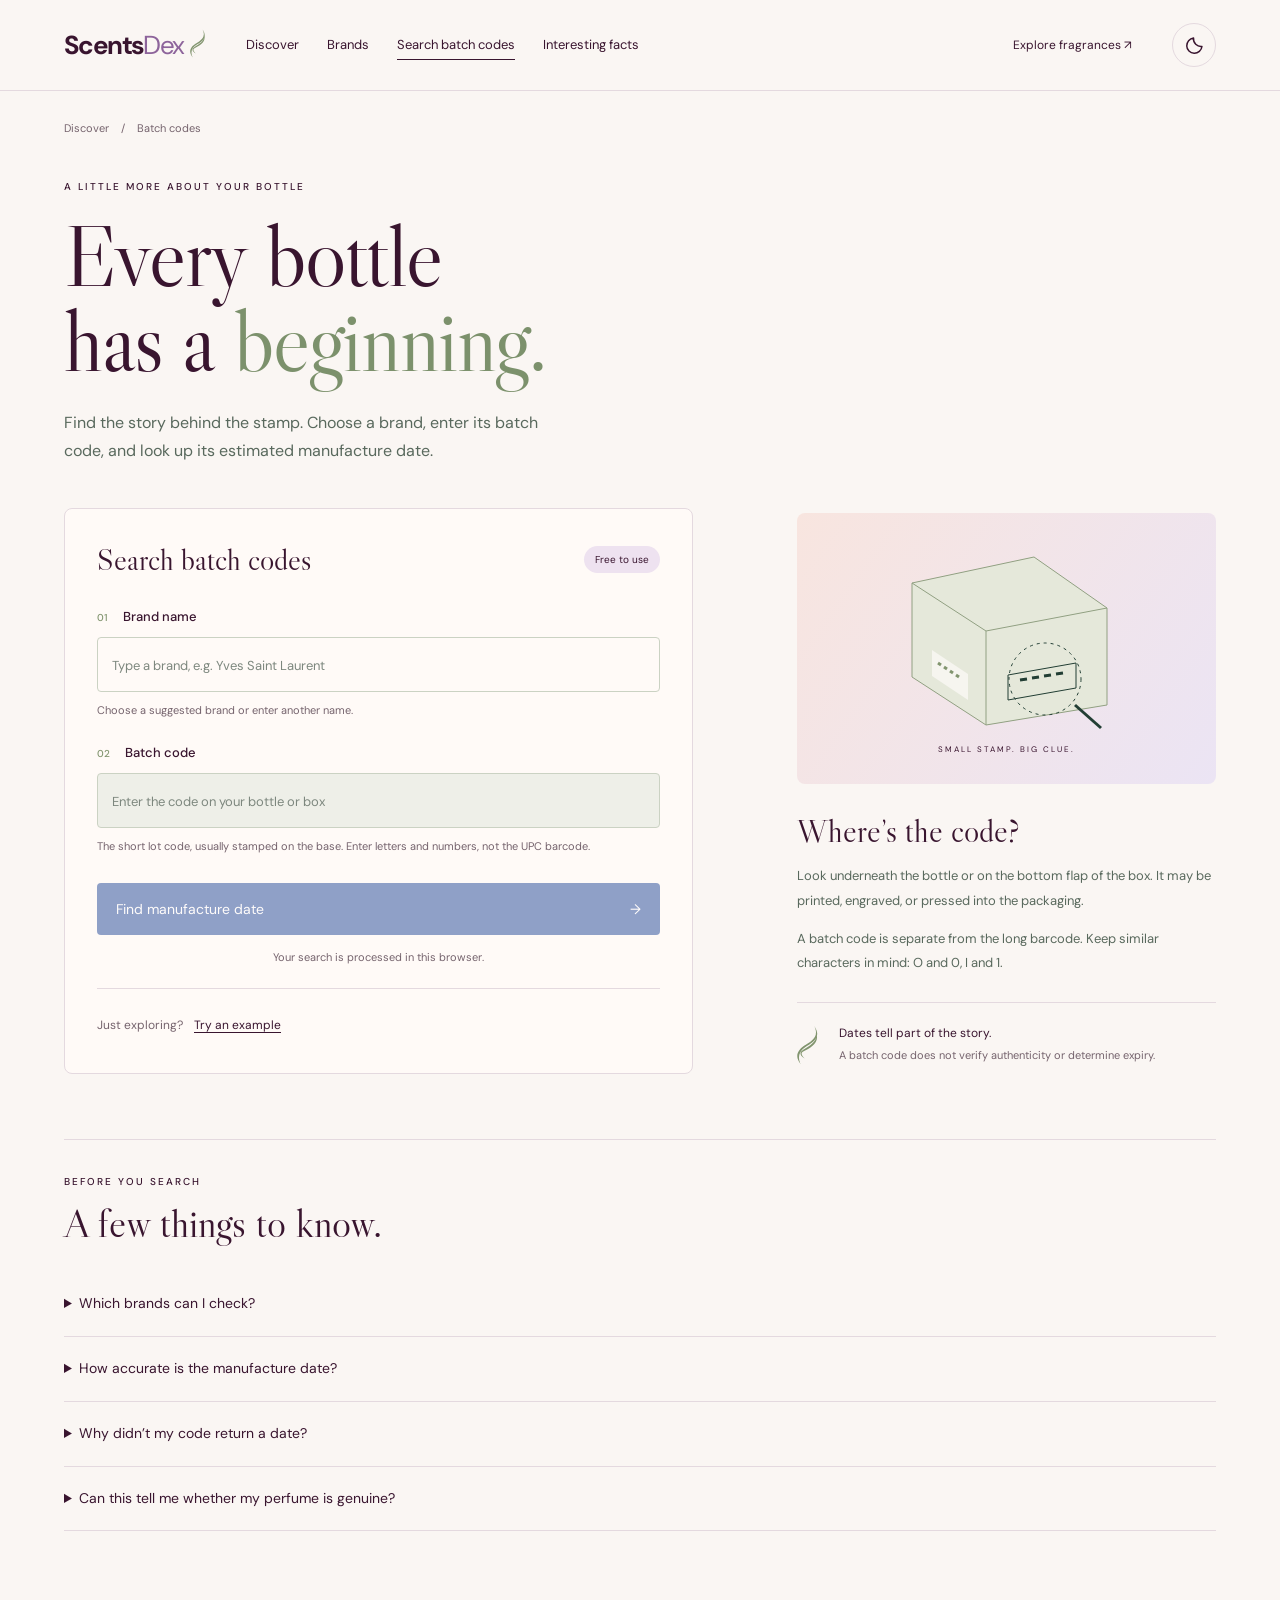
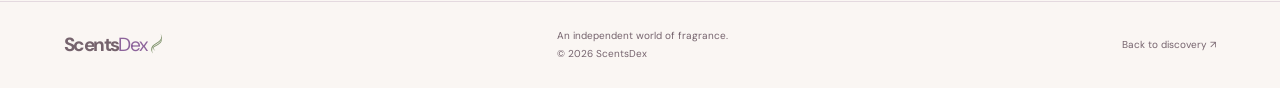
<file: batch-codes.html>
<!doctype html>
<html lang="en"><head><script src="page-navigation.js?v=20261122-1"></script><script src="theme.js?v=20261122-1"></script><meta charset="utf-8"><meta name="viewport" content="width=device-width,initial-scale=1"><meta name="theme-color" content="#223e34"><title>Search batch codes · ScentsDex</title><meta name="description" content="Enter a perfume brand and batch code to estimate its manufacture month with ScentsDex. Check supported formats and understand uncertain results."><link rel="canonical" href="https://scentsdex.github.io/ScentsDex/batch-codes.html"><link rel="stylesheet" href="batch-codes.css?v=20261107-2"><link rel="stylesheet" href="multicolor-theme.css?v=20261121-1"><link rel="stylesheet" href="theme.css?v=20261122-2"></head>
<body><header><a class="logo" href="index.html" aria-label="ScentsDex home">Scents<span>Dex</span><img src="aroma-ribbon.svg?v=20261107-1" width="17" height="30" alt="" aria-hidden="true" style="display:inline-block;width:.62em;height:1.12em;object-fit:contain;vertical-align:-.14em;margin-left:.23em"></a><nav aria-label="Main navigation"><a href="index.html">Discover</a><a href="brands.html">Brands</a><a href="batch-codes.html" aria-current="page">Search batch codes</a><a href="interesting-facts.html">Interesting facts</a></nav><a class="headerBack" href="index.html">Explore fragrances <span aria-hidden="true">↗</span></a><button class="themeToggle" type="button" aria-label="Switch to dark mode" aria-pressed="false" title="Switch to dark mode"><svg class="themeMoon" viewBox="0 0 24 24" width="21" height="21" fill="none" stroke="currentColor" stroke-width="1.7" stroke-linecap="round" stroke-linejoin="round" aria-hidden="true"><path d="M20.5 13.1A8.7 8.7 0 0 1 10.9 3.5a8.7 8.7 0 1 0 9.6 9.6Z"/></svg><svg class="themeSun" viewBox="0 0 24 24" width="21" height="21" fill="none" stroke="currentColor" stroke-width="1.7" stroke-linecap="round" aria-hidden="true"><circle cx="12" cy="12" r="4"/><path d="M12 2v2m0 16v2M2 12h2m16 0h2M5 5l1.5 1.5m11 11L19 19M5 19l1.5-1.5m11-11L19 5"/></svg></button></header>
<main><div class="breadcrumb"><a href="index.html">Discover</a><span aria-hidden="true">/</span><span>Batch codes</span></div>
<section class="batchIntro"><p class="eyebrow">A little more about your bottle</p><h1>Every bottle<br>has a <em>beginning.</em></h1><p>Find the story behind the stamp. Choose a brand, enter its batch code, and look up its estimated manufacture date.</p></section>
<div class="batchLayout"><div><section class="lookupCard" aria-labelledby="lookupTitle"><div class="cardTop"><h2 id="lookupTitle">Search batch codes</h2><span class="freeBadge">Free to use</span></div><form id="batchForm"><label for="batchBrand"><span class="step">01</span> Brand name</label><input id="batchBrand" name="brand" type="text" list="brandList" placeholder="Type a brand, e.g. Yves Saint Laurent" autocomplete="off" maxlength="100" required aria-describedby="brandHint"><datalist id="brandList"></datalist><p class="hint" id="brandHint">Choose a suggested brand or enter another name.</p><label for="batchCode"><span class="step">02</span> Batch code</label><input id="batchCode" name="batch" type="text" placeholder="Enter the code on your bottle or box" maxlength="20" autocomplete="off" autocapitalize="characters" spellcheck="false" required disabled aria-describedby="codeHint"><p class="hint" id="codeHint">The short lot code, usually stamped on the base. Enter letters and numbers, not the UPC barcode.</p><button id="searchBatch" class="primary" type="submit" disabled>Find manufacture date <span aria-hidden="true">→</span></button><p class="privacy">Your search is processed in this browser.</p></form><div class="example">Just exploring? <button id="tryExample" type="button">Try an example</button></div><noscript><p>Enable JavaScript to search batch codes on this page.</p></noscript></section>
<section id="batchResult" class="resultCard" hidden aria-labelledby="resultHeading" aria-live="polite"><div class="cardTop"><h2 id="resultHeading" tabindex="-1">Your batch result</h2><span id="resultStatus" class="resultBadge"></span></div><dl><div><dt>Brand</dt><dd id="resultBrand"></dd></div><div><dt>Batch code</dt><dd id="resultCode" class="codeText"></dd></div></dl><div class="dateBlock"><p class="eyebrow">Date of manufacture</p><p id="resultDate" class="resultDate"></p></div><p id="resultMessage"></p><p id="resultScope" class="scope"></p><p id="resultSource" class="source">Method references · Radler Parfums; Cosmetic Decoder (inferred 2026 year cycle). Checked November 2026.</p></section></div>
<aside class="batchAside"><div class="packDrawing" aria-hidden="true"><svg viewBox="0 0 360 210" fill="none"><path d="M86 55 208 29l73 51v97l-121 20-74-48Z" fill="#e5e8da" stroke="#91a082"/><path d="m86 55 74 48 121-23M160 103v94" stroke="#91a082"/><path d="m106 122 36 24v26l-36-24Z" fill="#f6f5ef"/><path d="m112 135 3 2m3 2 3 2m3 2 3 2m3 2 3 2" stroke="#82956f" stroke-width="3"/><path d="m182 147 68-12v25l-68 12Z" stroke="#223e34"/><path d="m194 152 7-1m5-1 7-1m5-1 7-1m5-1 7-1" stroke="#223e34" stroke-width="3"/><circle cx="219" cy="151" r="36" stroke="#223e34" stroke-dasharray="3 4"/><path d="m249 177 26 23" stroke="#223e34" stroke-width="3"/></svg><span>SMALL STAMP. BIG CLUE.</span></div><h2>Where’s the code?</h2><p>Look underneath the bottle or on the bottom flap of the box. It may be printed, engraved, or pressed into the packaging.</p><p>A batch code is separate from the long barcode. Keep similar characters in mind: O and 0, I and 1.</p><div class="asideNote"><img src="aroma-ribbon.svg" width="22" height="40" alt=""><p>Dates tell part of the story.<br><span>A batch code does not verify authenticity or determine expiry.</span></p></div></aside></div>
<section class="helpSection" aria-labelledby="questionsTitle"><p class="eyebrow">Before you search</p><h2 id="questionsTitle">A few things to know.</h2><details><summary>Which brands can I check?</summary><p>This first version estimates certain modern formats for Azzaro, Giorgio Armani, Lancôme, Mugler, Prada, Ralph Lauren, Valentino, Yves Saint Laurent, Dior, and Guerlain. L’Oréal-style codes cover 2020–2026, with the A = 2026 year mapping inferred from the public letter cycle; the modern Dior / Guerlain convention covers 2018–2027. Historical codes, different factories, and former license holders may use other formats. Other brands can be entered, but will return “Date unavailable” until a checked rule is added.</p></details><details><summary>How accurate is the manufacture date?</summary><p>Results are estimates of a month and year from public conventions, rather than confirmation from the brand. Some codes repeat across decades. The day is not determined by these rules. If you need an exact date or your bottle may be older, contact the manufacturer with photos of the bottle, box, and code.</p></details><details><summary>Why didn’t my code return a date?</summary><p>The brand or code format may not be supported yet. Check the brand, every character, and that you entered a batch code rather than a barcode. Unrecognized year letters and future dates return no estimate.</p></details><details><summary>Can this tell me whether my perfume is genuine?</summary><p>No. A readable code can appear on both genuine and counterfeit packaging. This tool only estimates a production period for supported codes.</p></details></section>
</main><footer><a class="logo" href="index.html" aria-label="ScentsDex home">Scents<span>Dex</span><img src="aroma-ribbon.svg?v=20261107-1" width="17" height="30" alt="" aria-hidden="true" style="display:inline-block;width:.62em;height:1.12em;object-fit:contain;vertical-align:-.14em;margin-left:.23em"></a><span>An independent world of fragrance.<br>© 2026 ScentsDex</span><a href="index.html">Back to discovery ↗</a></footer><script src="batch-code-core.js?v=20261107-2"></script><script src="batch-code-app.js?v=20261107-2"></script></body></html>
</file>
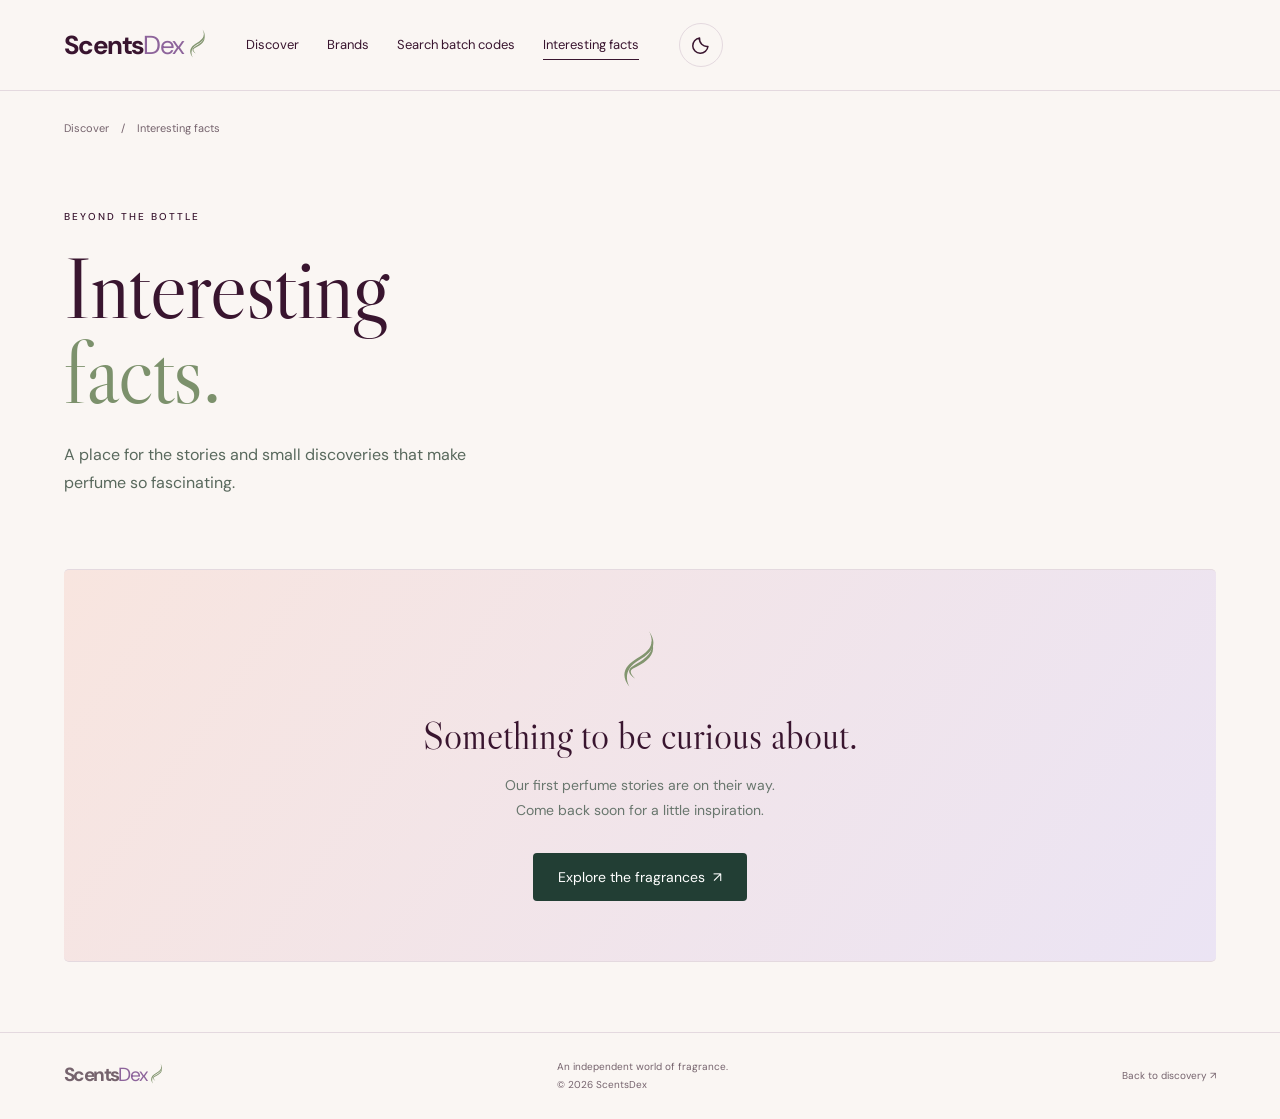
<file: interesting-facts.html>
<!doctype html><html lang="en"><head><script src="page-navigation.js?v=20261122-1"></script><script src="theme.js?v=20261122-1"></script><meta charset="utf-8"><meta name="viewport" content="width=device-width,initial-scale=1"><meta name="theme-color" content="#223e34"><title>Interesting facts · ScentsDex</title><meta name="description" content="Stories, details, and interesting facts about the world of perfume. A new ScentsDex collection is coming soon."><link rel="stylesheet" href="batch-codes.css?v=20261107-2"><style>.factsIntro{padding:30px 0 55px;max-width:770px}.factsIntro h1{margin-top:22px}.factsIntro>p:last-child{max-width:440px;color:#59695d;font-size:16px;line-height:1.8}.factsEmpty{border-top:1px solid var(--line);border-bottom:1px solid var(--line);padding:60px 25px;text-align:center;background:#eeeee4;border-radius:5px}.factsEmpty img{margin-bottom:20px}.factsEmpty h2{font-size:38px}.factsEmpty p{color:#68766d;line-height:1.8}.factsEmpty a{display:inline-flex;margin-top:15px;background:#223e34;color:#fff;padding:15px 25px;border-radius:4px}main{min-height:75vh}header nav{flex-wrap:wrap;row-gap:12px}.headerBack{display:none}@media(max-width:650px){.factsIntro{padding:15px 0 30px}.factsIntro h1{font-size:64px}.factsEmpty{padding:40px 20px}}</style><link rel="stylesheet" href="multicolor-theme.css?v=20261121-1"><link rel="stylesheet" href="theme.css?v=20261122-2"></head><body><header><a class="logo" href="index.html" aria-label="ScentsDex home">Scents<span>Dex</span><img src="aroma-ribbon.svg?v=20261107-1" width="17" height="30" alt="" aria-hidden="true" style="display:inline-block;width:.62em;height:1.12em;object-fit:contain;vertical-align:-.14em;margin-left:.23em"></a><nav aria-label="Main navigation"><a href="index.html">Discover</a><a href="brands.html">Brands</a><a href="batch-codes.html">Search batch codes</a><a href="interesting-facts.html" aria-current="page">Interesting facts</a></nav><a class="headerBack" href="index.html">Explore fragrances <span aria-hidden="true">↗</span></a><button class="themeToggle" type="button" aria-label="Switch to dark mode" aria-pressed="false" title="Switch to dark mode"><svg class="themeMoon" viewBox="0 0 24 24" width="21" height="21" fill="none" stroke="currentColor" stroke-width="1.7" stroke-linecap="round" stroke-linejoin="round" aria-hidden="true"><path d="M20.5 13.1A8.7 8.7 0 0 1 10.9 3.5a8.7 8.7 0 1 0 9.6 9.6Z"/></svg><svg class="themeSun" viewBox="0 0 24 24" width="21" height="21" fill="none" stroke="currentColor" stroke-width="1.7" stroke-linecap="round" aria-hidden="true"><circle cx="12" cy="12" r="4"/><path d="M12 2v2m0 16v2M2 12h2m16 0h2M5 5l1.5 1.5m11 11L19 19M5 19l1.5-1.5m11-11L19 5"/></svg></button></header><main><div class="breadcrumb"><a href="index.html">Discover</a><span aria-hidden="true">/</span><span>Interesting facts</span></div><section class="factsIntro"><p class="eyebrow">Beyond the bottle</p><h1>Interesting<br><em>facts.</em></h1><p>A place for the stories and small discoveries that make perfume so fascinating.</p></section><section class="factsEmpty" aria-labelledby="factsStatus"><img src="aroma-ribbon.svg" width="32" height="58" alt=""><h2 id="factsStatus">Something to be curious about.</h2><p>Our first perfume stories are on their way.<br>Come back soon for a little inspiration.</p><a href="index.html">Explore the fragrances <span aria-hidden="true">&nbsp; ↗</span></a></section></main><footer><a class="logo" href="index.html" aria-label="ScentsDex home">Scents<span>Dex</span><img src="aroma-ribbon.svg?v=20261107-1" width="17" height="30" alt="" aria-hidden="true" style="display:inline-block;width:.62em;height:1.12em;object-fit:contain;vertical-align:-.14em;margin-left:.23em"></a><span>An independent world of fragrance.<br>© 2026 ScentsDex</span><a href="index.html">Back to discovery ↗</a></footer></body></html>
</file>
<file: batch-codes.css>
@import url('https://fonts.googleapis.com/css2?family=DM+Sans:wght@400;500;600;700&family=Libre+Caslon+Display&display=swap');
:root{--paper:#f6f5ef;--ink:#223e34;--muted:#68766d;--line:#dce0d7}*{box-sizing:border-box}body{margin:0;background:var(--paper);color:var(--ink);font:14px 'DM Sans',sans-serif}a{color:inherit;text-decoration:none}button,input{font:inherit}button{cursor:pointer}button:disabled{cursor:default;opacity:.48}a:focus-visible,button:focus-visible,input:focus-visible,summary:focus-visible{outline:2px solid #718d5d;outline-offset:5px}[hidden]{display:none!important}header{min-height:91px;border-bottom:1px solid var(--line);display:flex;align-items:center;gap:40px;padding:18px 5vw}.logo{font-size:26px;font-weight:700;letter-spacing:-1.6px;white-space:nowrap;flex-shrink:0}.logo span{font-weight:400;color:#82956f}nav{display:flex;gap:28px;font-size:13px}nav a{padding:6px 0}nav a[aria-current]{border-bottom:1px solid}.headerBack{margin-left:auto;font-size:12px}main{max-width:1280px;margin:auto;padding:30px 5vw 70px}.breadcrumb{display:flex;gap:12px;font-size:11px;color:var(--muted);margin-bottom:45px}.breadcrumb a:hover{text-decoration:underline}.eyebrow{font-size:10px;font-weight:500;letter-spacing:2px;text-transform:uppercase;margin:0 0 20px}.batchIntro{max-width:680px;margin-bottom:42px}h1{font-family:'Libre Caslon Display',Georgia,serif;font-size:clamp(60px,6.8vw,90px);line-height:.98;font-weight:400;letter-spacing:-1.4px;margin:0 0 25px}h1 em{font-style:normal;color:#7c916c}.batchIntro>p:last-child{font-size:16px;line-height:1.8;max-width:475px;color:#59695d;margin:0}.batchLayout{display:grid;grid-template-columns:minmax(0,1.2fr) minmax(0,.8fr);gap:9%;align-items:start}.lookupCard,.resultCard{border:1px solid var(--line);border-radius:8px;padding:32px;background:#fbfbf7}.cardTop{display:flex;align-items:center;justify-content:space-between;gap:12px;margin-bottom:30px}h2{font-family:'Libre Caslon Display',Georgia,serif;font-weight:400;font-size:30px;margin:0}.freeBadge,.resultBadge{font-size:10px;background:#e9eddf;padding:7px 11px;border-radius:20px;white-space:nowrap}label{display:block;font-size:13px;font-weight:500;margin:24px 0 12px}.step{font-size:10px;color:#82956f;margin-right:12px}input{width:100%;border:1px solid #cbd2c3;border-radius:4px;background:transparent;color:var(--ink);padding:16px 14px;font-size:16px;min-height:54px}input:disabled{background:#eeefe8;color:#879084}input::placeholder{font-size:13px;color:#7d877e}.hint,.privacy{font-size:11px;line-height:1.7;color:var(--muted);margin:9px 0}.primary{display:flex;align-items:center;justify-content:space-between;gap:15px;background:#223e34;color:white;border:0;border-radius:4px;width:100%;padding:17px 19px;margin-top:27px;min-height:52px}.primary:hover:not(:disabled){background:#345444}.privacy{text-align:center;margin-top:13px}.example{border-top:1px solid var(--line);padding-top:20px;margin-top:22px;font-size:12px;color:var(--muted)}.example button{border:0;background:none;color:var(--ink);text-decoration:underline;text-underline-offset:3px;padding:8px;font-size:12px}.resultCard{margin-top:22px;background:#e9eddf;border-color:#c5d1b7}.resultCard[data-state=unavailable]{background:#f0f0e7}.resultCard .cardTop{margin-bottom:23px}.resultBadge{background:#f6f5ef}.resultCard dl{display:grid;grid-template-columns:1fr 1fr;gap:20px;margin:0}.resultCard dt{font-size:10px;text-transform:uppercase;letter-spacing:1px;color:var(--muted);margin-bottom:8px}.resultCard dd{margin:0;font-size:16px;overflow-wrap:anywhere}.codeText{font-family:monospace;letter-spacing:1px}.dateBlock{border-top:1px solid #ccd5c1;margin-top:25px;padding-top:25px}.dateBlock .eyebrow{font-size:9px;margin:0 0 12px}.resultDate{font:38px/1.15 'Libre Caslon Display',Georgia,serif;margin:0 0 20px}.resultCard>p{font-size:12px;line-height:1.8}.resultCard .source{font-size:10px;color:var(--muted);border-top:1px solid #ccd5c1;padding-top:15px;margin-bottom:0}.scope{color:#59695d}.batchAside{padding-top:5px}.packDrawing{background:#e9ecdf;border-radius:8px;max-width:100%;margin-bottom:27px;padding:15px 20px 28px;text-align:center}.packDrawing svg{display:block;width:100%;height:auto;max-width:360px;margin:auto}.packDrawing span{font-size:8px;letter-spacing:2px}.batchAside h2{font-size:32px}.batchAside>p{font-size:13px;color:#59695d;line-height:1.9}.asideNote{display:flex;align-items:center;gap:20px;border-top:1px solid var(--line);padding-top:20px;margin-top:26px}.asideNote p{font-size:12px;line-height:1.8;margin:0}.asideNote span{color:var(--muted);font-size:11px}.helpSection{margin-top:65px;border-top:1px solid var(--line);padding-top:35px}.helpSection .eyebrow{margin-bottom:10px}.helpSection h2{font-size:40px;margin-bottom:24px}details{border-bottom:1px solid var(--line);padding:20px 0}summary{cursor:pointer;font-size:14px;line-height:1.7}details p{line-height:1.9;color:#59695d;max-width:820px;font-size:13px}footer{border-top:1px solid var(--line);padding:25px 5vw;display:flex;justify-content:space-between;align-items:center;gap:25px;font-size:10px;color:var(--muted);line-height:1.8}footer .logo{font-size:19px}@media(max-width:900px){header{gap:25px;flex-wrap:wrap}nav{gap:20px}.headerBack{display:none}.batchLayout{gap:5%;grid-template-columns:1.2fr .8fr}.lookupCard,.resultCard{padding:24px}.freeBadge{font-size:9px}}@media(max-width:650px){header{padding:18px 6vw 14px;gap:15px}.logo{font-size:24px}nav{order:2;flex-basis:100%;font-size:11px;gap:24px}main{padding:24px 6vw 45px}.breadcrumb{margin-bottom:35px}.batchIntro{margin-bottom:30px}h1{font-size:clamp(58px,13vw,76px)}.batchIntro>p:last-child{font-size:14px}.batchLayout{grid-template-columns:1fr;gap:35px}.lookupCard,.resultCard{padding:24px 20px}.cardTop{gap:10px;margin-bottom:25px}.cardTop h2{font-size:27px}.resultCard .cardTop{flex-wrap:wrap}.resultDate{font-size:36px}.batchAside{padding:0}.packDrawing{max-width:400px;margin-left:auto;margin-right:auto}.helpSection{margin-top:40px}.helpSection h2{font-size:36px}footer{flex-wrap:wrap;padding:25px 6vw}.eyebrow{font-size:9px}}

nav{flex-wrap:wrap;row-gap:12px}
</file>
<file: multicolor-theme.css>
:root{--paper:#faf6f3;--ink:#39152f;--muted:#75636d;--line:#e4d9df;--accent:#cbb8dc}
body{background:var(--paper);color:var(--ink)}
.logo span{color:#8d649b}.logo .aromaRibbon{filter:sepia(.5) saturate(1.2) hue-rotate(205deg)}
header{background:var(--paper)}
:focus-visible{outline-color:#8e61a5}
.notice,.detailPanel{background:#f1e8f2}
.primary,.exploreButton{background:#173f95;color:#fff}.primary:hover,.exploreButton:hover,a.primary:hover,button.primary:hover{background:#244f9e}
.freeBadge,.resultBadge{background:#eee2f0}.lookupCard{background:#fffaf7}.resultCard{background:#eee8f4;border-color:#d5c6e0}.resultCard[data-state=unavailable]{background:#f3ede7}
.packDrawing,.factsEmpty{background:linear-gradient(125deg,#f8e5df,#ebe4f4)}
body:has(#discoveryTitle){background:var(--paper)}
.discoveryHero{grid-template-columns:.95fr 1.2fr;background:linear-gradient(115deg,#fbe5e3,#f1e7ef 60%,#d9cde9)}
.discoveryCopy{padding-top:70px;padding-bottom:70px;background:transparent}
.discoveryCopy h1{color:var(--ink);font-size:clamp(58px,6vw,90px)}
.discoveryCopy>p:not(.sectionLabel){color:#5f4257}
.discoveryVisual{background:#e6d3e4;min-height:530px}
.discoveryVisual img{object-fit:cover;object-position:61% center}
.discoveryVisual:after{background:linear-gradient(90deg,#f3e5ed 0%,#f3e5ed00 24%)}
.heroPhotoCredit{font-size:8px;color:#4c3146;text-shadow:0 1px 5px #ffffffd9;background:#fff8;padding:5px 7px;border-radius:3px}
.shelfCard{border-color:#e5dce3;background:linear-gradient(150deg,#f5eaf4,#e4d9ee)}
.shelfCard[data-tone="1"]{background:linear-gradient(150deg,#e8f2f6,#d6e5ef)}
.shelfCard[data-tone="2"]{background:linear-gradient(150deg,#f0edf7,#e0deed)}
.shelfCard[data-tone="3"]{background:linear-gradient(150deg,#fff0e6,#f4ded7)}
.shelfCard[data-tone="4"]{background:linear-gradient(150deg,#eaf4fb,#d9e7f5)}
.shelfCard[data-tone="5"]{background:linear-gradient(150deg,#f5ebdf,#eadcc8)}
.shelfCard:hover{border-color:#b99bc7;box-shadow:0 7px 20px #5e345915}
.shelfNotes span{border-color:#ffffff80;background:#ffffff65;color:#523e4d}
.shelfPhotoFallback{background:#ede4ef;color:#6d5870}
.noteBrowse button{min-height:110px;padding:12px 0;touch-action:manipulation}
.noteBrowse img{width:min(100%,59.5px);height:auto;aspect-ratio:1;margin:0 auto 15px;border:0;transform:scale(1);transition:transform 240ms cubic-bezier(.2,.7,.3,1)}
.noteBrowse strong{font-size:23px;line-height:1.2;overflow-wrap:anywhere}
.noteBrowse button:hover img,.noteBrowse button[aria-pressed=true] img{box-shadow:none}
.noteBrowse button[aria-pressed=true] img{outline:2px solid #9e72b1;outline-offset:4px}
@media(hover:hover) and (pointer:fine){.noteBrowse button:hover img{transform:scale(1.3)}}
.noteBrowse button:focus-visible img,.noteBrowse button:active img{transform:scale(1.3)}
.houseBrowse a:hover{background:#f1e7f0}
#activeNote{background:#eee3f2}#activeNote button,.moreFragrances{border-color:#cdb9d7}
.search-result:hover{background:#f0e5f2}
@media(max-width:1000px){.discoveryCopy h1{font-size:64px}.discoveryVisual{min-height:480px}}
@media(max-width:650px){.discoveryHero{grid-template-columns:1fr}.discoveryCopy{padding:40px 6vw 30px;background:linear-gradient(120deg,#fbe5e3,#f1e7ef)}.discoveryCopy h1{font-size:clamp(54px,12vw,76px)}.discoveryVisual{min-height:0;aspect-ratio:3/2;height:auto}.discoveryVisual img{object-fit:contain;object-position:center}.discoveryVisual:after{background:linear-gradient(180deg,#f1e7ef,#f1e7ef00 20%)}.noteBrowse img{margin-bottom:14px}.noteBrowse strong{font-size:21px}.noteBrowse small{font-size:10px}}
@media(prefers-reduced-motion:reduce){.noteBrowse img{transition:none}.noteBrowse button:hover img,.noteBrowse button:focus-visible img,.noteBrowse button:active img{transform:none}}

.noteSearch{width:min(100%,280px)}.noteSearch label{display:block;font-size:11px;font-weight:500;margin:0 0 8px}.noteSearch input{width:100%;min-height:44px;border:1px solid #d7c7d6;border-radius:24px;background:#fff9f7;color:var(--ink);font:inherit;padding:12px 18px}.noteSearch input::placeholder{color:#806b79}.noteBrowseFooter{display:flex;justify-content:space-between;align-items:center;flex-wrap:wrap;gap:12px;margin-top:18px}.noteBrowseFooter .tiny{margin:0;line-height:1.7}.notePages{display:flex;gap:10px}.notePages button{border:1px solid #d7c7d6;border-radius:5px;background:transparent;color:var(--ink);padding:10px 14px;min-height:44px;font:inherit;font-size:12px}.notePages button:hover:not(:disabled){background:#f0e4f1}.notePages button:disabled{opacity:.4;cursor:default}.noteNoResults{grid-column:1/-1;color:var(--muted);font-size:14px;padding:20px 0}@media(max-width:650px){.noteSearch{width:100%}.noteSearch input{font-size:16px}.noteBrowseFooter{align-items:flex-start;flex-direction:column}}

.noteSearch label.sr-only{margin:0}.houseBrowse{display:block;overflow:hidden;width:100%;position:relative}.houseTrack{display:flex;width:max-content;animation:house-ticker var(--house-duration,40s) linear infinite;will-change:transform}.houseGroup{display:flex;align-items:center;flex-shrink:0}.houseBrowse .houseGroup a{flex:0 0 220px;width:220px;min-height:110px;border-right:1px solid var(--line);padding:24px 20px}.houseBrowse.is-paused .houseTrack{animation-play-state:paused}.houseBrowse:has(a:focus-visible){overflow-x:auto}.houseBrowse:has(a:focus-visible) .houseTrack{animation:none;transform:none}.tickerToggle{border:1px solid #d7c7d6;background:transparent;color:var(--ink);border-radius:5px;padding:10px 14px;min-height:44px;font:inherit;font-size:12px}.tickerToggle:hover{background:#f0e4f1}@media(hover:hover){.houseBrowse:hover .houseTrack{animation-play-state:paused}}@keyframes house-ticker{to{transform:translateX(-50%)}}@media(max-width:650px){.houseBrowse .houseGroup a{flex-basis:180px;width:180px;min-height:100px}}@media(prefers-reduced-motion:reduce){.houseTrack{animation:none;transform:none;will-change:auto}.houseBrowse{overflow-x:auto}.houseClone,.houseGroup a[data-repeat]{display:none}.tickerToggle{display:none}}
</file>
<file: theme.css>
.themeToggle{display:inline-flex;align-items:center;justify-content:center;flex:0 0 44px;width:44px;height:44px;padding:0;border:1px solid var(--line,#dfd5dd);border-radius:50%;background:transparent;color:var(--ink,#39152f);cursor:pointer;touch-action:manipulation}
.themeToggle:hover{background:#9876a318}.themeToggle:focus-visible{outline:2px solid #9f7ab4;outline-offset:4px}.themeToggle svg{display:block;pointer-events:none}.themeToggle .themeSun{display:none}
html[data-theme=dark] .themeToggle .themeMoon{display:none}html[data-theme=dark] .themeToggle .themeSun{display:block}
html[data-theme=dark]{--paper:#17121c;--ink:#f1e6f2;--muted:#bbaabe;--line:#403347;--accent:#b89bd2;color-scheme:dark}
html[data-theme=dark] body,html[data-theme=dark] body:has(#discoveryTitle){background:var(--paper);color:var(--ink)}
html[data-theme=dark] header{background:var(--paper)}html[data-theme=dark] .logo span{color:#c7a3dc}
html[data-theme=dark] .logo .aromaRibbon{filter:brightness(1.6) sepia(.4) hue-rotate(205deg)}
html[data-theme=dark] .discoveryHero{background:#292035}
html[data-theme=dark] .discoveryCopy{background:transparent}html[data-theme=dark] .discoveryCopy>p:not(.sectionLabel){color:#d5c1d4}
html[data-theme=dark] .discoveryVisual{background:transparent}html[data-theme=dark] .discoveryVisual:after{background:none}html[data-theme=dark] .discoveryVisual img{-webkit-mask-image:linear-gradient(90deg,transparent 0%,transparent 2%,#0000000f 8%,#00000038 16%,#00000080 25%,#000000c7 34%,#000000f0 42%,#000 50%);mask-image:linear-gradient(90deg,transparent 0%,transparent 2%,#0000000f 8%,#00000038 16%,#00000080 25%,#000000c7 34%,#000000f0 42%,#000 50%)}
html[data-theme=dark] .shelfCard{background:linear-gradient(150deg,#33243b,#292036);border-color:#49374e}
html[data-theme=dark] .shelfCard[data-tone="1"]{background:linear-gradient(150deg,#203844,#1c2b39)}
html[data-theme=dark] .shelfCard[data-tone="2"]{background:linear-gradient(150deg,#302e42,#252334)}
html[data-theme=dark] .shelfCard[data-tone="3"]{background:linear-gradient(150deg,#48302e,#332426)}
html[data-theme=dark] .shelfCard[data-tone="4"]{background:linear-gradient(150deg,#233b50,#1d2b3e)}
html[data-theme=dark] .shelfCard[data-tone="5"]{background:linear-gradient(150deg,#403528,#30291f)}
html[data-theme=dark] .shelfNotes span{color:#e3d6e6;background:#ffffff0b;border-color:#ffffff24}
html[data-theme=dark] .houseWordmark{filter:invert(1)}html[data-theme=dark] .houseBrowse a:hover{background:#33263c}
html[data-theme=dark] .noteSearch input,html[data-theme=dark] input,html[data-theme=dark] select,html[data-theme=dark] textarea{background:#241c2b;color:var(--ink);border-color:#55435f}
html[data-theme=dark] input::placeholder,html[data-theme=dark] textarea::placeholder{color:#af9cb5}
html[data-theme=dark] .tickerToggle,html[data-theme=dark] .notePages button,html[data-theme=dark] .moreFragrances{color:var(--ink);border-color:#5b4567}
html[data-theme=dark] .tickerToggle:hover,html[data-theme=dark] .notePages button:hover:not(:disabled){background:#382740}
html[data-theme=dark] .notice,html[data-theme=dark] .detailPanel,html[data-theme=dark] #activeNote{background:#302338}
html[data-theme=dark] .muted,html[data-theme=dark] .tiny,html[data-theme=dark] .crumb,html[data-theme=dark] footer{color:var(--muted)}
html[data-theme=dark] .description,html[data-theme=dark] .detailPanel p{color:#d7c9dd}
html[data-theme=dark] #searchResults,html[data-theme=dark] .searchResults,html[data-theme=dark] .searchResults button{background:#271d2f;color:var(--ink)}
html[data-theme=dark] .search-result:hover,html[data-theme=dark] .searchResults button:hover{background:#3c2945}
html[data-theme=dark] th{background:#302539}html[data-theme=dark] td,html[data-theme=dark] th{border-color:var(--line)}
html[data-theme=dark] .sizes button,html[data-theme=dark] .switcher button{color:var(--ink);border-color:#65516d}
html[data-theme=dark] .sizes button.active,html[data-theme=dark] .switcher button.active{background:#ad8cc2;color:#17121c}
html[data-theme=dark] .brandCard .thumb,html[data-theme=dark] .shelfPhotoFallback{background:#2c2334;color:var(--muted)}
html[data-theme=dark] .lookupCard,html[data-theme=dark] .card{background:#211927;border-color:var(--line)}
html[data-theme=dark] .resultCard,html[data-theme=dark] .resultCard[data-state=unavailable]{background:#302538;border-color:#55405f}
html[data-theme=dark] .freeBadge,html[data-theme=dark] .resultBadge,html[data-theme=dark] .pill{background:#42304c;color:#f0dff5}
html[data-theme=dark] .packDrawing,html[data-theme=dark] .factsEmpty{background:linear-gradient(125deg,#39252e,#30263f)}
html[data-theme=dark] .factsIntro>p:last-child,html[data-theme=dark] .factsEmpty p,html[data-theme=dark] .batchIntro>p:last-child,html[data-theme=dark] .batchAside>p,html[data-theme=dark] details p,html[data-theme=dark] .scope{color:#c7b8ce}
html[data-theme=dark] .factsEmpty a{background:#315fb3;color:white}
html[data-theme=dark] .imageEditPanel,html[data-theme=dark] .officialPanel,html[data-theme=dark] .guide,html[data-theme=dark] .missing{background:#2d2335!important;color:var(--ink)}
html[data-theme=dark] .imageError{background:#29212f;color:var(--ink)}
@media(max-width:1100px){header:has(.themeToggle){height:auto;flex-wrap:wrap;row-gap:14px;padding-top:18px;padding-bottom:14px}}
@media(max-width:650px){header .themeToggle{order:1;margin-left:auto}header .search{order:2;flex-basis:100%;margin-left:0}header .search input{width:100%;max-width:100%}header nav{order:3}html[data-theme=dark] .discoveryCopy{background:transparent}html[data-theme=dark] .discoveryVisual img{-webkit-mask-image:linear-gradient(180deg,transparent,#00000066 8%,#000000e6 18%,#000 26%);mask-image:linear-gradient(180deg,transparent,#00000066 8%,#000000e6 18%,#000 26%)}}
</file>
